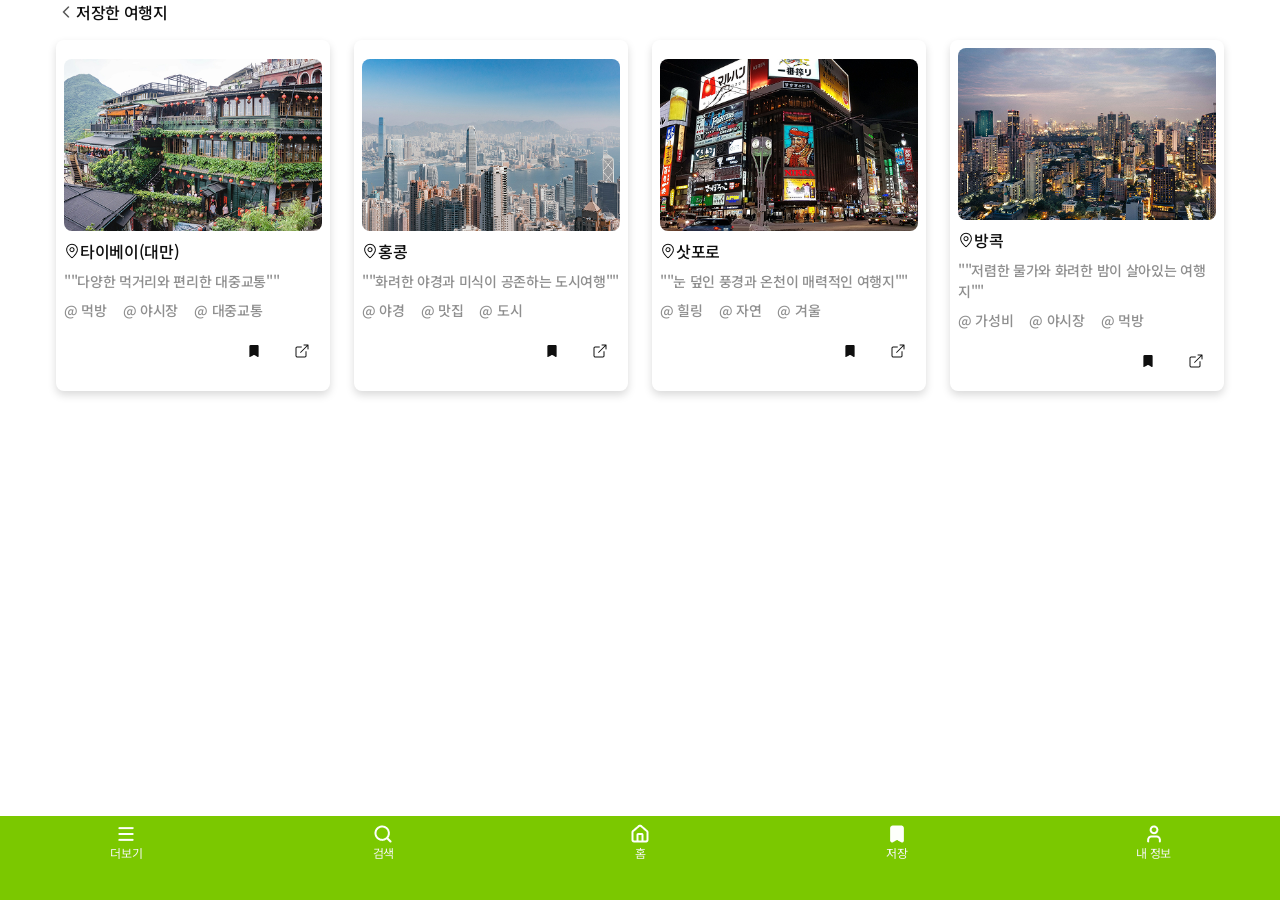
<file: bookmark.html>
<!doctype html>
<html lang="ko">
  <head>
    <meta charset="UTF-8" />
    <meta name="viewport" content="width=device-width, initial-scale=1.0" />
    <title>
      사용자 성향 기반 여행 추천 서비스 애플리케이션 프로젝트 - 저장
    </title>

    <link rel="preconnect" href="https://fonts.googleapis.com" />
    <link rel="preconnect" href="https://fonts.gstatic.com" crossorigin />
    <link
      href="https://fonts.googleapis.com/css2?family=Noto+Sans+KR:wght@100..900&display=swap"
      rel="stylesheet"
    />
    <link rel="stylesheet" href="css/style.css" />
  </head>
  <body>
    <div class="layout">
      <div class="container">
        <div class="bookmark-section">
          <a class="prev" href="home.html">
            <img src="assets/icons/perv.png" alt="프리뷰 버튼" />
            <span class="login-is-prev">저장한 여행지</span>
          </a>
          <div class="card-container"></div>
        </div>
      </div>
    </div>
  </body>
  <nav class="tap-bar">
    <a href="menu.html" class="menu">
      <img src="assets/icons/menu.png" alt="메뉴 버튼" />
      <span>더보기</span>
    </a>
    <a href="search.html" class="search">
      <img src="assets/icons/search.png" alt="검색 버튼" />
      <span>검색</span>
    </a>
    <a href="home.html" class="home">
      <img src="assets/icons/house.png" alt="홈 버튼" />
      <span>홈</span>
    </a>
    <a href="bookmark.html" class="save">
      <img src="assets/icons/bookmark-onclick.png" alt="북마크 버튼" />
      <span>저장</span>
    </a>
    <a href="my.html" class="user">
      <img src="assets/icons/user.png" alt="사용자 버튼" />
      <span>내 정보</span>
    </a>
  </nav>
  <script type="module" src="./js/module/card.js"></script>
</html>
</file>
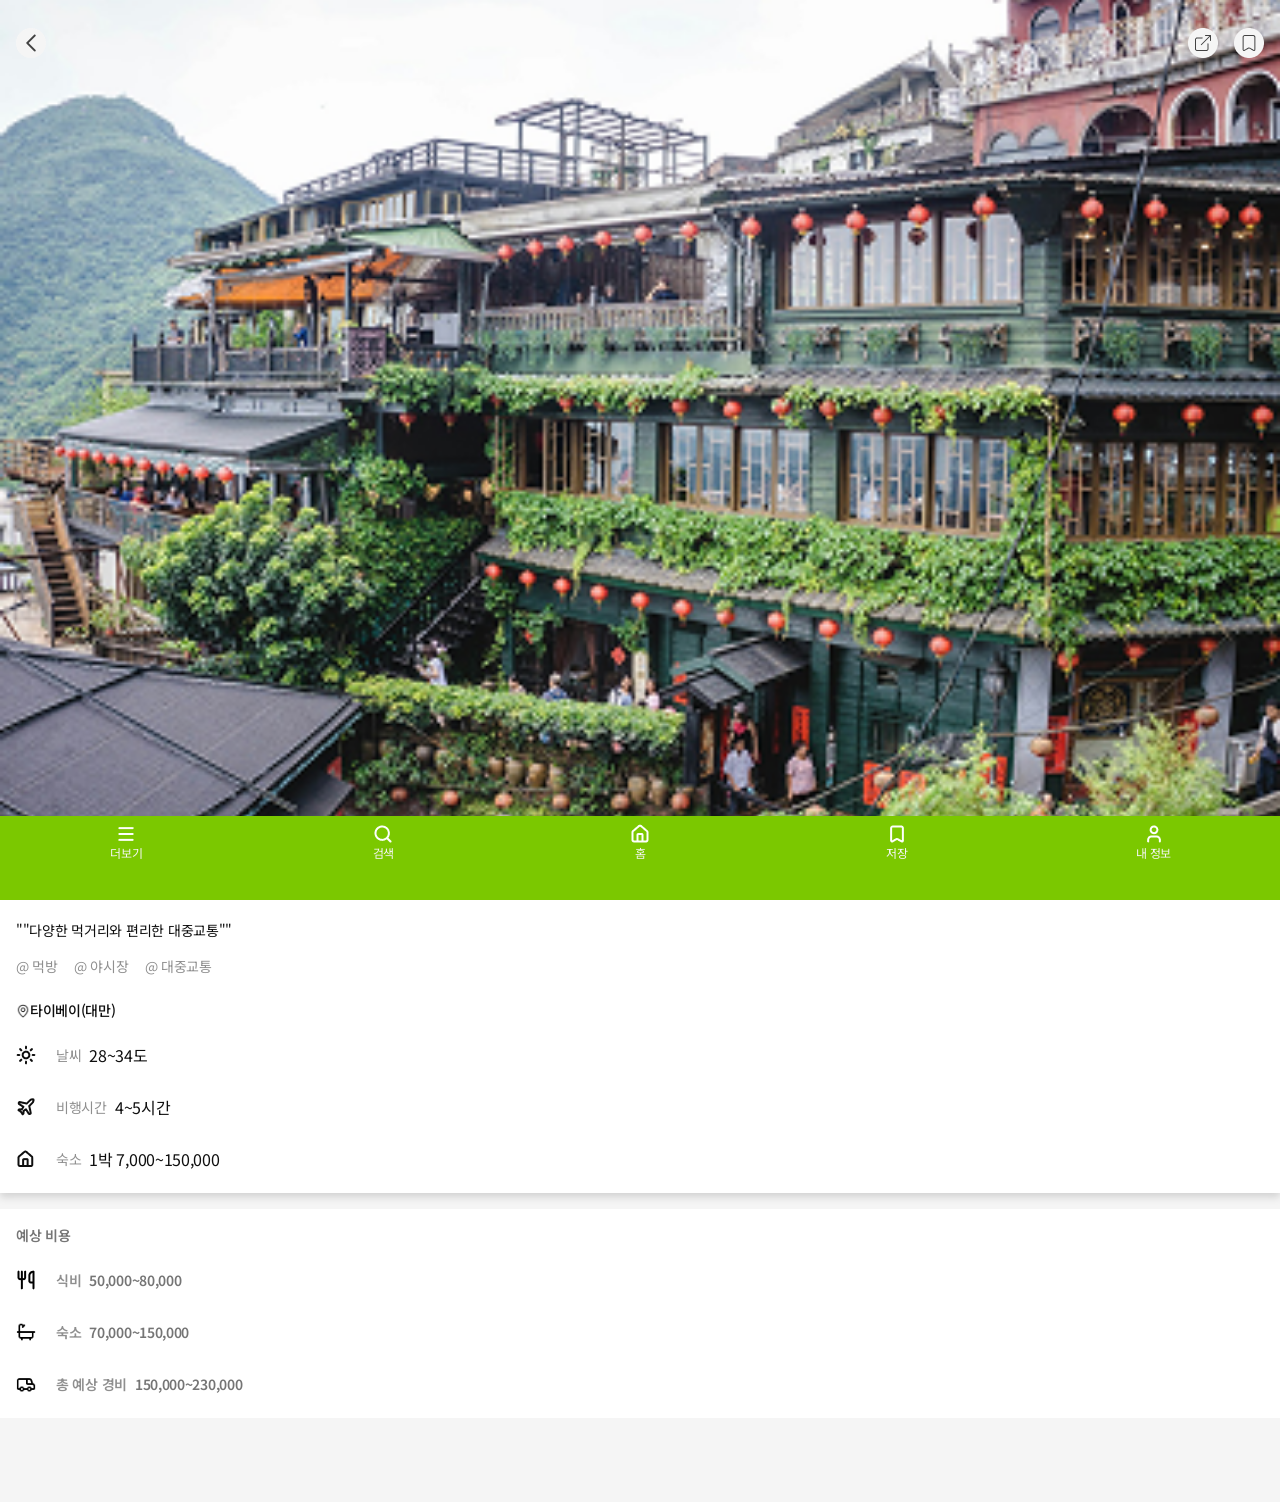
<file: detail.html>
<!doctype html>
<html lang="ko">
  <head>
    <meta charset="UTF-8" />
    <meta name="viewport" content="width=device-width, initial-scale=1.0" />
    <title>
      사용자 성향 기반 여행 추천 서비스 애플리케이션 프로젝트 - 상세
    </title>

    <link rel="preconnect" href="https://fonts.googleapis.com" />
    <link rel="preconnect" href="https://fonts.gstatic.com" crossorigin />
    <link
      href="https://fonts.googleapis.com/css2?family=Noto+Sans+KR:wght@100..900&display=swap"
      rel="stylesheet"
    />
    <link rel="stylesheet" href="css/style.css" />
  </head>
  <body>
    <div class="detail-section">
      <div class="detail-card">
        <div class="thumbnail">
          <img
            src="assets/images/타이베이-상세.png"
            alt="타이베이 상세 이미지"
          />
        </div>
        <div class="detail-main">
          <div class="detail-title">
            <span class="caption detail-sub"
              >""다양한 먹거리와 편리한 대중교통""</span
            >
            <div class="detail-tag">
              <span class="caption">@ 먹방</span>
              <span class="caption">@ 야시장</span>
              <span class="caption">@ 대중교통</span>
            </div>
          </div>
          <div class="detail-location">
            <img src="assets/icons/map-pin.png" alt="위치 아이콘" />
            <h3>타이베이(대만)</h3>
          </div>
          <div class="detail-info">
            <div class="meta-box">
              <img src="assets/icons/sun.png" alt="날씨 아이콘" />
              <div class="meta-item">
                <span class="caption meta-label">날씨</span>
                <span class="meta-value">28~34도</span>
              </div>
            </div>
            <div class="meta-box">
              <img src="assets/icons/plane.png" alt="비행 아이콘" />
              <div class="meta-item">
                <span class="caption meta-label">비행시간</span>
                <span class="meta-value">4~5시간</span>
              </div>
            </div>
            <div class="meta-box">
              <img src="assets/icons/house-black.png" alt="숙소 아이콘" />
              <div class="meta-item">
                <span class="caption meta-label">숙소</span>
                <span class="meta-value">1박 7,000~150,000</span>
              </div>
            </div>
          </div>
        </div>
        <div class="detail-top">
          <a class="detail-prev" href="home.html">
            <img src="assets/icons/detail-prev.png" alt="디테일-이전 버튼" />
          </a>
          <div class="detail-action">
            <a class="detail-share" href="#">
              <img
                src="assets/icons/detail-share.png"
                alt="디테일- 공유 버튼"
              />
            </a>
            <a class="detail-save" href="#">
              <img src="assets/icons/detail-save.png" alt="디테일- 저장 버튼" />
            </a>
          </div>
        </div>
      </div>
      <div class="sub-card">
        <span>예상 비용</span>
        <div class="meta-box">
          <img src="assets/icons/fork.png" alt="식비 아이콘" />
          <div class="meta-item">
            <span class="caption meta-label">식비</span>
            <span class="meta-value">50,000~80,000</span>
          </div>
        </div>
        <div class="meta-box">
          <img src="assets/icons/bath.png" alt="욕실 아이콘" />
          <div class="meta-item">
            <span class="caption meta-label">숙소</span>
            <span class="meta-value">70,000~150,000</span>
          </div>
        </div>
        <div class="meta-box">
          <img src="assets/icons/van.png" alt="경비 아이콘" />
          <div class="meta-item">
            <span class="caption meta-label">총 예상 경비</span>
            <span class="meta-value">150,000~230,000</span>
          </div>
        </div>
      </div>
    </div>
  </body>
  <nav class="tap-bar">
    <a href="menu.html" class="menu">
      <img src="assets/icons/menu.png" alt="메뉴 버튼" />
      <span>더보기</span>
    </a>
    <a href="search.html" class="search">
      <img src="assets/icons/search.png" alt="검색 버튼" />
      <span>검색</span>
    </a>
    <a href="home.html" class="home">
      <img src="assets/icons/house.png" alt="홈 버튼-onclick" />
      <span>홈</span>
    </a>
    <a href="bookmark.html" class="save">
      <img src="assets/icons/bookmark-white.png" alt="북마크 버튼" />
      <span>저장</span>
    </a>
    <a href="my.html" class="user">
      <img src="assets/icons/user.png" alt="사용자 버튼" />
      <span>내 정보</span>
    </a>
  </nav>
</html>
</file>
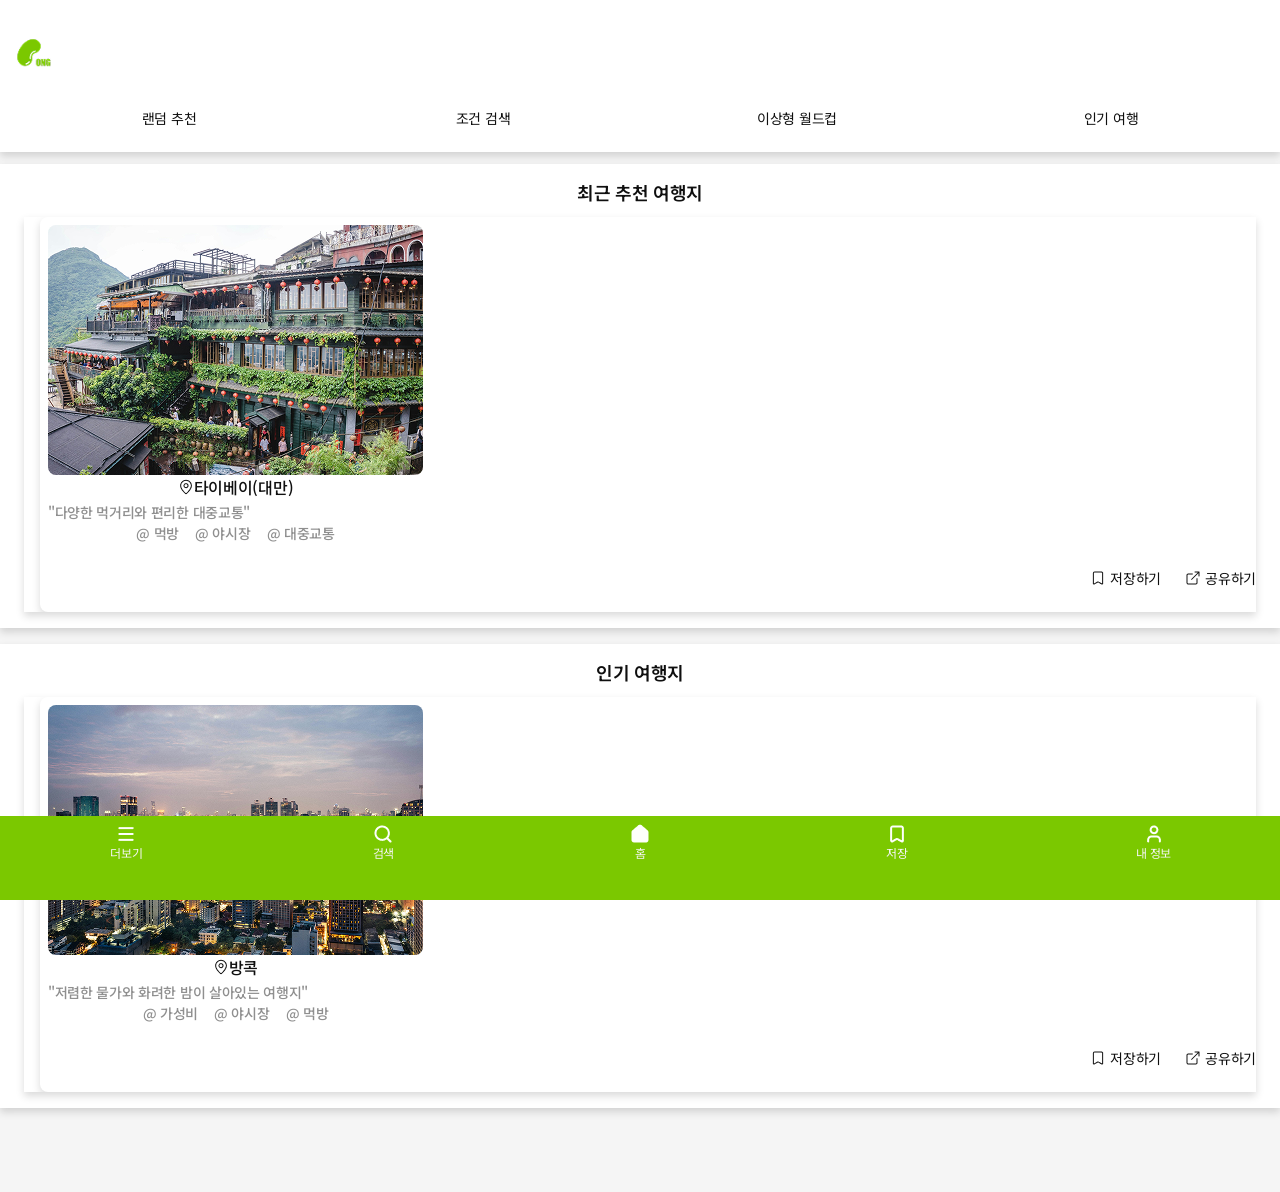
<file: home.html>
<!doctype html>
<html lang="ko">
  <head>
    <meta charset="UTF-8" />
    <meta name="viewport" content="width=device-width, initial-scale=1.0" />
    <title>사용자 성향 기반 여행 추천 서비스 애플리케이션 프로젝트 - 홈</title>

    <link rel="preconnect" href="https://fonts.googleapis.com" />
    <link rel="preconnect" href="https://fonts.gstatic.com" crossorigin />
    <link
      href="https://fonts.googleapis.com/css2?family=Noto+Sans+KR:wght@100..900&display=swap"
      rel="stylesheet"
    />
    <link rel="stylesheet" href="css/style.css" />
  </head>
  <body>
    <div class="full-layout">
      <div class="full-header-section">
        <div class="logo">
          <img src="assets/icons/logo2.png" alt="홈 로고" />
        </div>
        <nav class="quick-tab">
          <a href="#">
            <span class="caption">랜덤 추천</span>
          </a>
          <a href="#">
            <span class="caption">조건 검색</span>
          </a>
          <a href="#">
            <span class="caption">이상형 월드컵</span>
          </a>
          <a href="#">
            <span class="caption">인기 여행</span>
          </a>
        </nav>
      </div>
      <div class="section">
        <div class="section-title">
          <h3 class="heading-3">최근 추천 여행지</h3>
        </div>
        <div class="card-slider">
          <div class="card-viewport">
            <div class="slider-container" data-type="recent"></div>
          </div>
        </div>
      </div>
      <div class="section">
        <div class="section-title">
          <h3 class="heading-3">인기 여행지</h3>
        </div>
        <div class="card-slider">
          <div class="card-viewport">
            <div class="slider-container" data-type="popular"></div>
          </div>
        </div>
      </div>
      <nav class="tap-bar">
        <a href="menu.html" class="menu">
          <img src="assets/icons/menu.png" alt="메뉴 버튼" />
          <span>더보기</span>
        </a>
        <a href="search.html" class="search">
          <img src="assets/icons/search.png" alt="검색 버튼" />
          <span>검색</span>
        </a>
        <a href="home.html" class="home">
          <img src="assets/icons/house-onclick.png" alt="홈 버튼-onclick" />
          <span>홈</span>
        </a>
        <a href="bookmark.html" class="save">
          <img src="assets/icons/bookmark-white.png" alt="북마크 버튼" />
          <span>저장</span>
        </a>
        <a href="my.html" class="user">
          <img src="assets/icons/user.png" alt="사용자 버튼" />
          <span>내 정보</span>
        </a>
      </nav>
    </div>
    <script type="module" src="./js/module/slider.js"></script>
    <script type="module" src="./js/module/save.js"></script>
  </body>
</html>
</file>
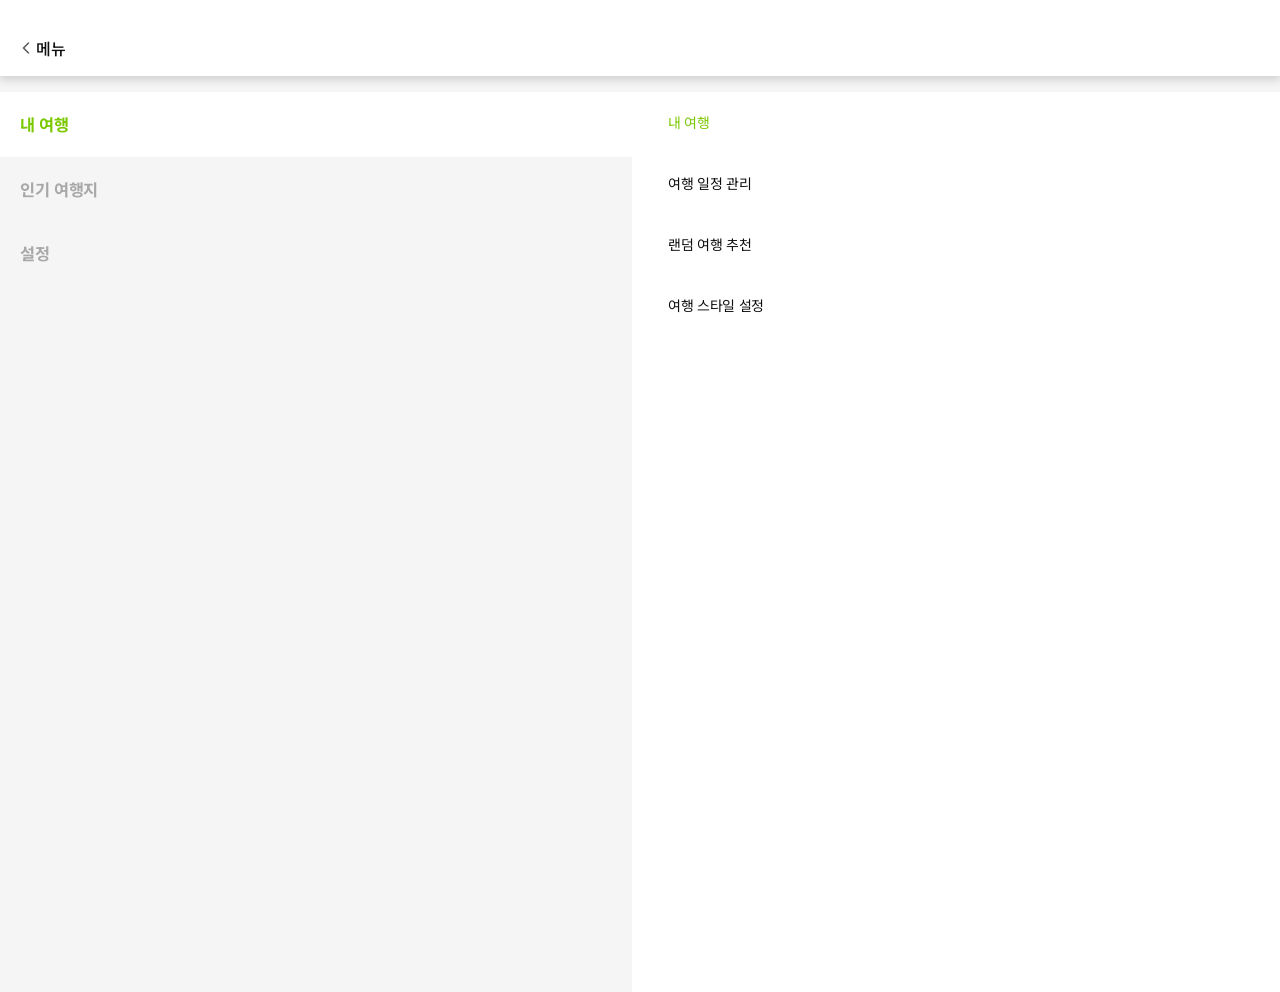
<file: menu.html>
<!doctype html>
<html lang="ko">
  <head>
    <meta charset="UTF-8" />
    <meta name="viewport" content="width=device-width, initial-scale=1.0" />
    <title>
      사용자 성향 기반 여행 추천 서비스 애플리케이션 프로젝트 - 메뉴
    </title>

    <link rel="preconnect" href="https://fonts.googleapis.com" />
    <link rel="preconnect" href="https://fonts.gstatic.com" crossorigin />
    <link
      href="https://fonts.googleapis.com/css2?family=Noto+Sans+KR:wght@100..900&display=swap"
      rel="stylesheet"
    />
    <link rel="stylesheet" href="css/style.css" />
  </head>
  <body>
    <div class="menu-full-layout">
      <div class="full-header-section">
        <a class="prev" href="home.html">
          <img src="assets/icons/perv.png" alt="프리뷰 버튼" />
          <span class="login-is-prev">메뉴</span>
        </a>
      </div>
      <div class="menu-section">
        <nav class="menu">
          <div class="menu-header">
            <h3 class="menu-item">내 여행</h3>
          </div>
          <div class="menu-header">
            <h3 class="menu-item">인기 여행지</h3>
          </div>
          <div class="menu-header">
            <h3 class="menu-item">설정</h3>
          </div>
        </nav>
        <div class="menu-detail">
          <span class="menu-detail-title">내 여행</span>
          <span class="menu-detail-item">여행 일정 관리</span>
          <span class="menu-detail-item">랜덤 여행 추천</span>
          <span class="menu-detail-item">여행 스타일 설정</span>
        </div>
      </div>
    </div>
  </body>
  <script type="module" src="./js/module/menu.js"></script>
</html>
</file>
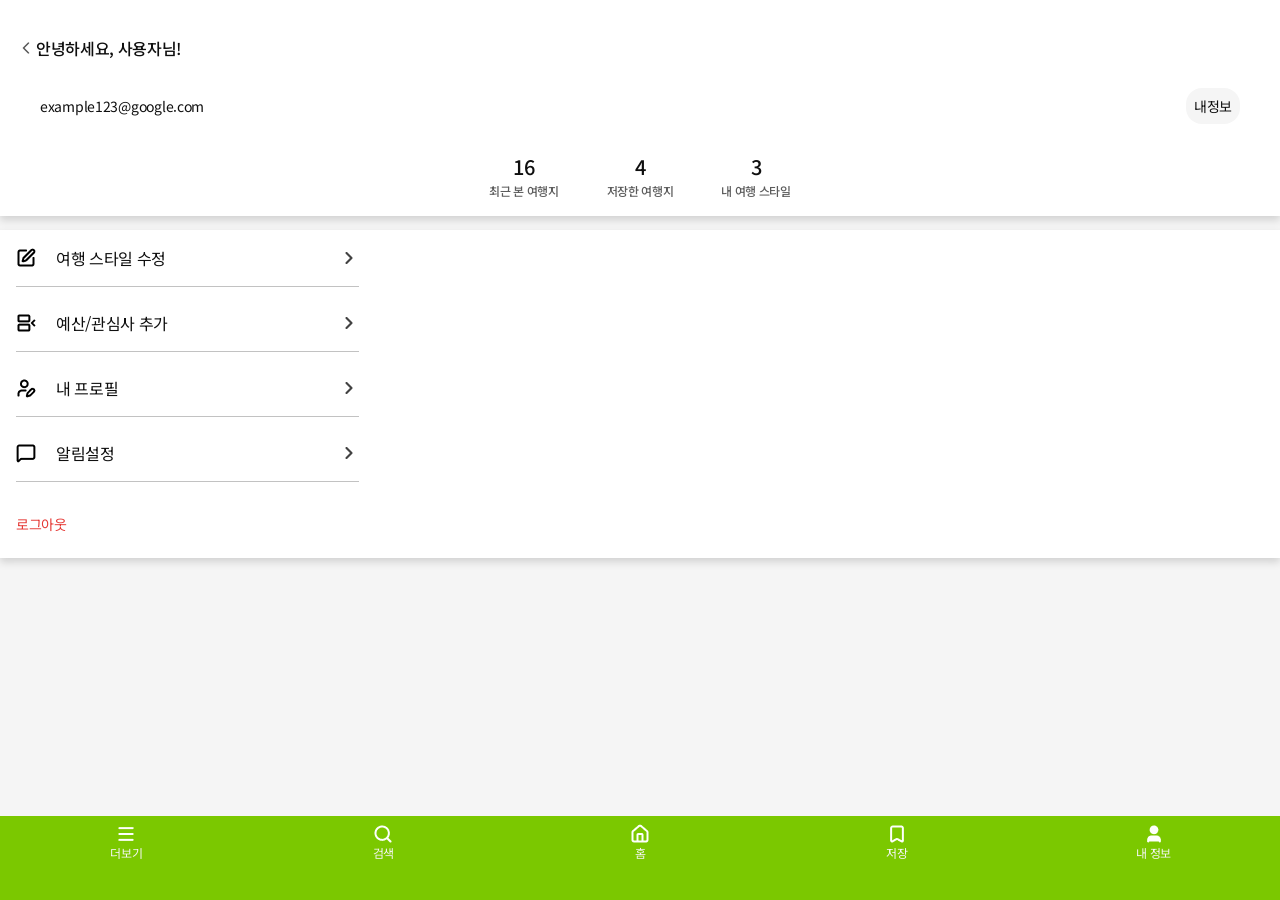
<file: my.html>
<!doctype html>
<html lang="ko">
  <head>
    <meta charset="UTF-8" />
    <meta name="viewport" content="width=device-width, initial-scale=1.0" />
    <title>
      사용자 성향 기반 여행 추천 서비스 애플리케이션 프로젝트 - 마이
    </title>
    <link rel="preconnect" href="https://fonts.googleapis.com" />
    <link rel="preconnect" href="https://fonts.gstatic.com" crossorigin />
    <link
      href="https://fonts.googleapis.com/css2?family=Noto+Sans+KR:wght@100..900&display=swap"
      rel="stylesheet"
    />
    <link rel="stylesheet" href="css/style.css" />
  </head>
  <body>
    <div class="my-full-layout">
      <div class="full-header-section">
        <a class="prev" href="home.html">
          <img src="assets/icons/perv.png" alt="프리뷰 버튼" />
          <span class="login-is-prev">안녕하세요, 사용자님!</span>
        </a>
        <div class="profile-box">
          <span class="caption id">example123@google.com</span>
          <a class="caption profile-btn" href="#">내정보</a>
        </div>
        <div class="my-travel-box">
          <div class="my-recent-box">
            <h3 class="travel-count">16</h3>
            <span>최근 본 여행지</span>
          </div>
          <div class="my-bookmark-box">
            <h3 class="travel-count">4</h3>
            <span>저장한 여행지</span>
          </div>
          <div class="my-style-box">
            <h3 class="travel-count">3</h3>
            <span>내 여행 스타일</span>
          </div>
        </div>
      </div>
      <div class="my-list-box">
        <div class="my-list">
          <div class="my-list-item">
            <img
              class="my-list-icon"
              src="assets/icons/square-pen.png"
              alt="여행스타일 수정 아이콘"
            />
            <span>여행 스타일 수정</span>
            <img
              class="enter-icon"
              src="assets/icons/next.png"
              alt="이동 아이콘"
            />
          </div>
          <img src="assets/images/my-line.png" alt="마이페이지 라인" />
        </div>
        <div class="my-list">
          <div class="my-list-item">
            <img
              class="my-list-icon"
              src="assets/icons/between-horizontal-end.png"
              alt="예산/관심사 추가 아이콘"
            />
            <span>예산/관심사 추가</span>
            <img
              class="enter-icon"
              src="assets/icons/next.png"
              alt="이동 아이콘"
            />
          </div>
          <img src="assets/images/my-line.png" alt="마이페이지 라인" />
        </div>
        <div class="my-list">
          <div class="my-list-item">
            <img
              class="my-list-icon"
              src="assets/icons/user-pen.png"
              alt="내 프로필 아이콘"
            />
            <span>내 프로필</span>
            <img src="assets/icons/next.png" alt="이동 아이콘" />
          </div>
          <img src="assets/images/my-line.png" alt="마이페이지 라인" />
        </div>
        <div class="my-list">
          <div class="my-list-item">
            <img
              class="my-list-icon"
              src="assets/icons/message-square.png"
              alt="알림설정 아이콘"
            />
            <span>알림설정</span>
            <img
              class="enter-icon"
              src="assets/icons/next.png"
              alt="이동 아이콘"
            />
          </div>
          <img src="assets/images/my-line.png" alt="마이페이지 라인" />
        </div>
        <button class="logout">
          <span class="caption">로그아웃</span>
        </button>
      </div>
    </div>
    <nav class="tap-bar">
      <a href="menu.html" class="menu">
        <img src="assets/icons/menu.png" alt="메뉴 버튼" />
        <span>더보기</span>
      </a>
      <a href="search.html" class="search">
        <img src="assets/icons/search.png" alt="검색 버튼" />
        <span>검색</span>
      </a>
      <a href="home.html" class="home">
        <img src="assets/icons/house.png" alt="홈 버튼-onclick" />
        <span>홈</span>
      </a>
      <a href="bookmark.html" class="save">
        <img src="assets/icons/bookmark-white.png" alt="북마크 버튼" />
        <span>저장</span>
      </a>
      <a href="my.html" class="user">
        <img src="assets/icons/user-onclick.png" alt="사용자 버튼" />
        <span>내 정보</span>
      </a>
    </nav>
  </body>
</html>
</file>
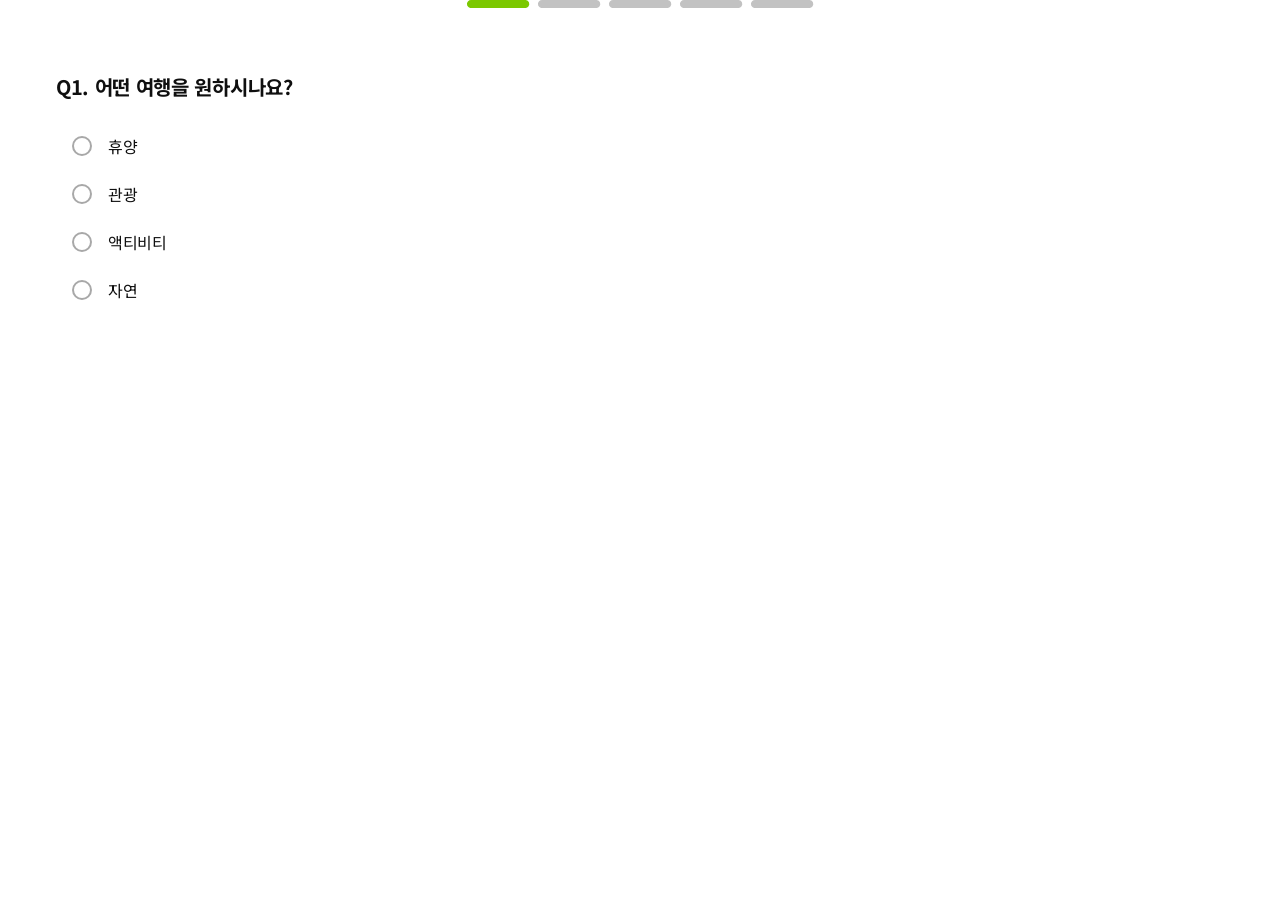
<file: onboardin-question.html>
<!doctype html>
<html lang="ko">
  <head>
    <meta charset="UTF-8" />
    <meta name="viewport" content="width=device-width, initial-scale=1.0" />
    <title>
      사용자 성향 기반 여행 추천 서비스 애플리케이션 프로젝트 - 온보딩 질문
    </title>

    <link rel="preconnect" href="https://fonts.googleapis.com" />
    <link rel="preconnect" href="https://fonts.gstatic.com" crossorigin />
    <link
      href="https://fonts.googleapis.com/css2?family=Noto+Sans+KR:wght@100..900&display=swap"
      rel="stylesheet"
    />
    <link rel="stylesheet" href="css/style.css" />
  </head>
  <body>
    <div class="layout">
      <div class="container">
        <section class="onboarding-question">
          <div class="question-content">
            <div class="question-step">
              <img class="step" />
              <img class="step" />
              <img class="step" />
              <img class="step" />
              <img class="step" />
            </div>
            <div class="question-group">
              <h2 class="question-title"></h2>
              <div class="choice-list"></div>
            </div>
            <div class="step-btn">
              <button class="caption question-prev-btn">이전</button>
            </div>
          </div>
        </section>
      </div>
    </div>
  </body>
  <script type="module" src="./js/module/questions.js"></script>
</html>
</file>
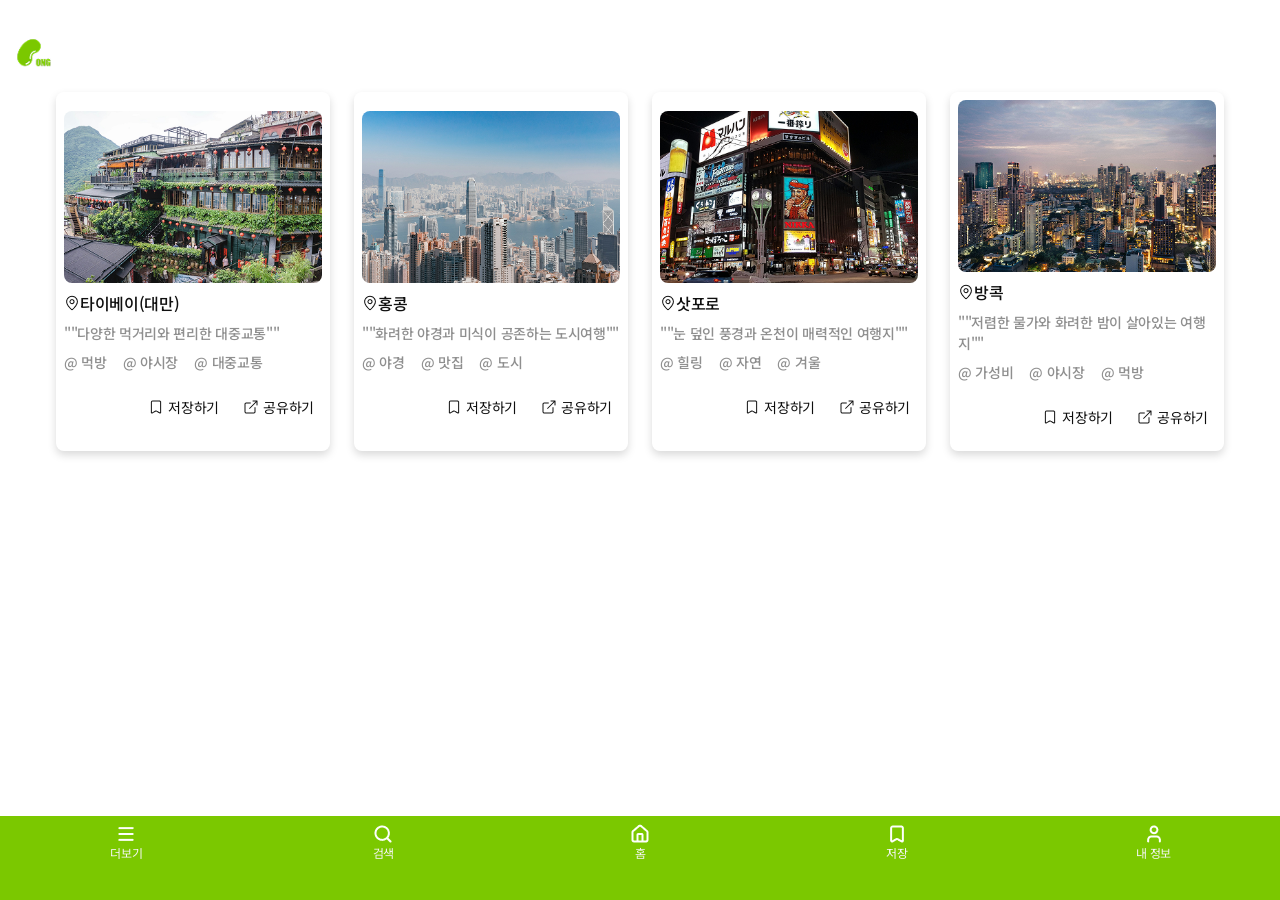
<file: result.html>
<!doctype html>
<html lang="ko">
  <head>
    <meta charset="UTF-8" />
    <meta name="viewport" content="width=device-width, initial-scale=1.0" />
    <title>
      사용자 성향 기반 여행 추천 서비스 애플리케이션 프로젝트 - 추천
    </title>

    <link rel="preconnect" href="https://fonts.googleapis.com" />
    <link rel="preconnect" href="https://fonts.gstatic.com" crossorigin />
    <link
      href="https://fonts.googleapis.com/css2?family=Noto+Sans+KR:wght@100..900&display=swap"
      rel="stylesheet"
    />
    <link rel="stylesheet" href="css/style.css" />
  </head>
  <body>
    <div class="layout">
      <div class="container">
        <div class="header">
          <div class="logo">
            <img src="assets/icons/logo2.png" alt="홈 로고" />
          </div>
        </div>
        <div class="result-section">
          <div class="result">
            <div class="user-choice">
              <div class="main-title">
                <h2 class="heading-2">휴양,가족,3~5월</h2>
                <span>을 선택하신</span>
              </div>
              <span class="sub-title"
                >사용자 님에게 가장 잘 맞는 여행지에요!</span
              >
            </div>
            <div class="card-container"></div>
          </div>
        </div>
      </div>
    </div>
    <nav class="tap-bar">
      <a href="menu.html" class="menu">
        <img src="assets/icons/menu.png" alt="메뉴 버튼" />
        <span>더보기</span>
      </a>
      <a href="search.html" class="search">
        <img src="assets/icons/search.png" alt="검색 버튼" />
        <span>검색</span>
      </a>
      <a href="home.html" class="home">
        <img src="assets/icons/house.png" alt="홈 버튼" />
        <span>홈</span>
      </a>
      <a href="bookmark.html" class="save">
        <img src="assets/icons/bookmark-white.png" alt="북마크 버튼" />
        <span>저장</span>
      </a>
      <a href="my.html" class="user">
        <img src="assets/icons/user.png" alt="사용자 버튼" />
        <span>내 정보</span>
      </a>
    </nav>
  </body>
  <script type="module" src="./js/module/card.js"></script>
  <script type="module" src="./js/module/save.js"></script>
</html>
</file>
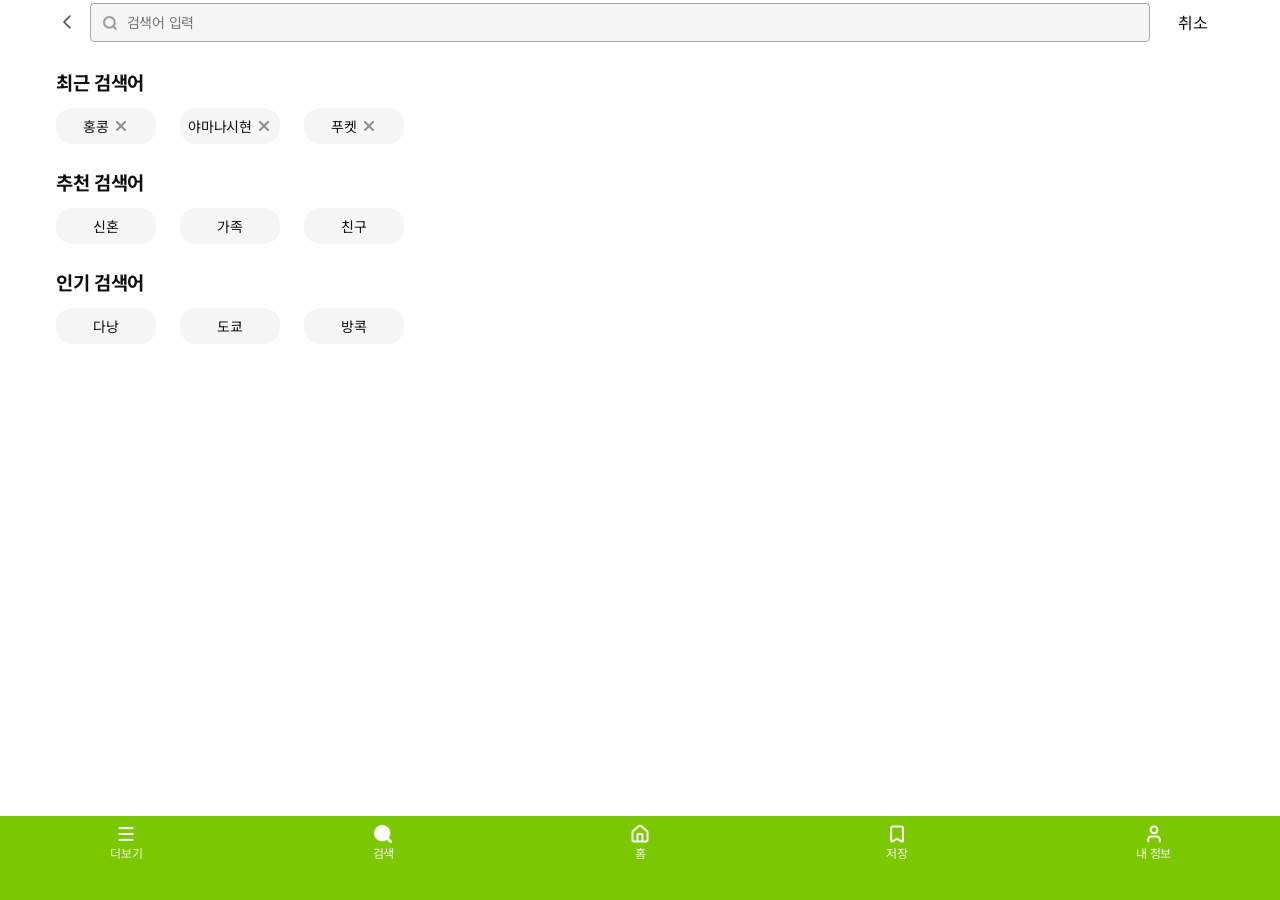
<file: search.html>
<!doctype html>
<html lang="ko">
  <head>
    <meta charset="UTF-8" />
    <meta name="viewport" content="width=device-width, initial-scale=1.0" />
    <title>
      사용자 성향 기반 여행 추천 서비스 애플리케이션 프로젝트 - 검색
    </title>

    <link rel="preconnect" href="https://fonts.googleapis.com" />
    <link rel="preconnect" href="https://fonts.gstatic.com" crossorigin />
    <link
      href="https://fonts.googleapis.com/css2?family=Noto+Sans+KR:wght@100..900&display=swap"
      rel="stylesheet"
    />
    <link rel="stylesheet" href="css/style.css" />
  </head>
  <body>
    <div class="layout">
      <div class="container">
        <div class="search-section">
          <div class="search-header">
            <a class="prev" href="home.html">
              <img src="assets/icons/perv.png" alt="홈으로 돌아가기 버튼" />
            </a>
            <div class="input-field search">
              <img src="assets/icons/search-bar.png" alt="검색 아이콘" />
              <input
                class="input-search"
                type="text"
                placeholder="검색어 입력"
              />
            </div>
            <button class="delete-btn">
              <span>취소</span>
            </button>
          </div>
          <div class="keyword-section">
            <h3>최근 검색어</h3>
            <div class="search-list">
              <div class="search-tag">
                <span class="caption">홍콩</span>
                <img src="assets/icons/x.png" alt="삭제 아이콘" />
              </div>
              <div class="search-tag">
                <span class="caption">야마나시현</span>
                <img src="assets/icons/x.png" alt="삭제 아이콘" />
              </div>
              <div class="search-tag">
                <span class="caption">푸켓</span>
                <img src="assets/icons/x.png" alt="삭제 아이콘" />
              </div>
            </div>
          </div>
          <div class="keyword-section">
            <h3>추천 검색어</h3>
            <div class="search-list">
              <div class="search-tag">
                <span class="caption">신혼</span>
              </div>
              <div class="search-tag">
                <span class="caption">가족</span>
              </div>
              <div class="search-tag">
                <span class="caption">친구</span>
              </div>
            </div>
          </div>
          <div class="keyword-section">
            <h3>인기 검색어</h3>
            <div class="search-list">
              <div class="search-tag">
                <span class="caption">다낭</span>
              </div>
              <div class="search-tag">
                <span class="caption">도쿄</span>
              </div>
              <div class="search-tag">
                <span class="caption">방콕</span>
              </div>
            </div>
          </div>
        </div>
      </div>
    </div>
    <nav class="tap-bar">
      <a href="menu.html" class="menu">
        <img src="assets/icons/menu.png" alt="메뉴 버튼" />
        <span>더보기</span>
      </a>
      <a href="search.html" class="search">
        <img src="assets/icons/search-onclick.png" alt="검색 버튼-onclick" />
        <span>검색</span>
      </a>
      <a href="home.html" class="home">
        <img src="assets/icons/house.png" alt="홈 버튼-onclick" />
        <span>홈</span>
      </a>
      <a href="bookmark.html" class="save">
        <img src="assets/icons/bookmark-white.png" alt="북마크 버튼" />
        <span>저장</span>
      </a>
      <a href="my.html" class="user">
        <img src="assets/icons/user.png" alt="사용자 버튼" />
        <span>내 정보</span>
      </a>
    </nav>
  </body>
  <script type="module" src="./js/module/search.js"></script>
</html>
</file>
<file: css/style.css>
/* ----------Design Token---------- */
:root {
  /* -----Referance Token----- */
  /* Colors */
  /* Primary */
  --green-100: #fdfffb;
  --green-200: #eaffc8;
  --green-300: #d6ff95;
  --green-400: #c3ff62;
  --green-500: #afff2f;
  --green-600: #9bfb00;
  --green-700: #7bc800;
  --green-800: #5c9500;
  --green-900: #3d6200;
  /* gray */
  --gray-50: #ffffff;
  --gray-100: #f5f5f5;
  --gray-200: #c2c2c2;
  --gray-300: #a8a8a8;
  --gray-400: #8f8f8f;
  --gray-500: #757575;
  --gray-600: #5c5c5c;
  --gray-700: #424242;
  --gray-800: #292929;
  --gray-900: #0f0f0f;
  /* sementic */
  --success: #4caf50;
  --error: #e53935;
  --warning: #ffb300;
  --info: #4a90e2;
  /* accent */
  --orange-default: #ff8c42;
  --orange-light: #ffe9db;
  --orange-dark: #ff6d0f;
  --yellow-100: #fffae6;
  --yellow-200: #ffeeb3;
  --yellow-300: #ffe380;
  --yellow-400: #ffd84d;

  /* Spacing */
  --spacing-4: 4px;
  --spacing-8: 8px;
  --spacing-12: 12px;
  --spacing-16: 16px;
  --spacing-18: 18px;
  --spacing-20: 20px;
  --spacing-24: 24px;
  --spacing-36: 36px;
  --spacing-48: 48px;
  --spacing-64: 64px;

  /* Font Size */
  --font-xs: 12px;
  --font-sm: 14px;
  --font-md: 16px;
  --font-lg: 18px;
  --font-2lg: 20px;
  --font-3lg: 22px;
  --font-4lg: 24px;
  --font-5lg: 28px;
  --font-6lg: 36px;

  /* -----System Token---- */
  /* Backgraond */
  --color-bg-primary: var(--gray-100);
  --color-bg-inverse: var(--gray-900);

  /* Text */
  --color-text-primary: var(--gray-900);
  --color-text-inverse: var(--gray-100);

  /* -----Responsive----- */
  /* Layout Spacing */
  --layout-padding-sm: 16px;
  --layout-padding-md: 24px;

  /* Container */
  --container-max: 1280px;
}

/* css 초기화 */
* {
  margin: 0;
  padding: 0;
  box-sizing: border-box;
}
html {
}
body {
  overflow-x: hidden;
  background-color: var(--gray-50);
  font-family: "Noto Sans KR", sans-serif;
  font-size: var(--font-md);
  font-weight: 400;
  line-height: 1.5;
  letter-spacing: -0.02em;
  color: var(--gray-900);
}
ul,
li {
  list-style: none;
}
a {
  color: inherit;
  text-decoration: none;
}
img {
  display: block;
  border: 0;
  object-fit: cover;
}
/* -----Button----- */
button {
  appearance: none;
  border: none;
  background: none;
  padding: 0.5rem 1rem;

  font: inherit;
  color: inherit;

  cursor: pointer;

  /* 최소 터치 영역 확보 */
  min-width: 44px;
  min-height: 44px;
}
button:focus-visible {
  outline: 2px solid var(--color-bg-inverse);
  outline-offset: 2px;
}
/* 비활성 상태 */
button:disabled {
  opacity: 0.2;
  cursor: not-allowed;
}

/* ----------Component Token---------- */
/* -----Layout----- */
.layout {
  position: relative;
  width: 100%;
  min-height: 100vh;
  display: flex;
  align-items: center;
  flex-direction: column;
  padding-top: 84px;
  padding-bottom: 84px;
}
.full-layout {
  position: relative;
  width: 100%;
  min-height: 100vh;
  display: flex;
  align-items: center;
  flex-direction: column;
  overflow-x: hidden;
  gap: var(--spacing-16);
  padding-top: 164px;
  padding-bottom: 84px;
  background-color: var(--gray-100);
}
.container {
  position: relative;
  width: 100%;
  max-width: var(--container-max);
  margin: 0 auto;
  flex: 1;
  padding: 0 var(--layout-padding-sm);
  /* background-color: #d4d4d4; */
}
.card-container {
  display: grid;
  grid-template-columns: 1fr;
  gap: var(--spacing-16);
}

/* -----image----- */
.thumbnail {
  width: 100%;
  min-width: 0;
  min-height: 0;
  aspect-ratio: 10/7;
}
.thumbnail img {
  width: 100%;
  height: 100%;
}
.card-thumbnail {
  width: 100%;
  min-width: 0;
  min-height: 0;
  aspect-ratio: 3/2;
  border-radius: var(--spacing-8);
  overflow: hidden;
}
.card-thumbnail img {
  width: 100%;
  height: 100%;
}
/* -----Typography----- */
.heading-1 {
  font-size: var(--font-5lg);
  font-weight: 700;
  line-height: 36px;
  letter-spacing: -0.02em;
}
.heading-2 {
  font-size: var(--font-3lg);
  font-weight: 600;
  line-height: 36px;
  letter-spacing: -0.02em;
}
.heading-3 {
  font-size: var(--font-lg);
  font-weight: 600;
  line-height: 1.4;
  letter-spacing: -0.02em;
}
.body-text {
}
.caption {
  font-size: var(--font-sm);
  font-weight: 400;
  line-height: 36px;
  letter-spacing: -0.02em;
}

/* -----Button------ */
.btn {
  /* 버튼 기본 스타일 제거 */
  display: flex;
  align-items: center;
  justify-content: center;

  appearance: none;
  border: none;
  background: none;
  padding: var(--spacing-4) var(--spacing-8);
  cursor: pointer;

  width: 100%;
  height: 48px;
  border-radius: var(--spacing-4);
  font-weight: 600;
  line-height: 1;

  background-color: var(--color-bg-inverse);
  color: var(--color-text-inverse);
}
a.btn {
  display: flex;
}
/* -----PrevBtn----- */
.prev {
  display: flex;
  width: 100%;
  justify-content: flex-start;
  align-items: center;
}
.prev img {
  width: 20px;
  height: 20px;
}
.prev span {
  font-size: var(--font-md);
  font-weight: 500;
}
/* -----Input----- */
input:not([type="radio"]):not([type="checkbox"]) {
  appearance: none;
  -webkit-appearance: none;
  width: 100%;
  border: 1px solid var(--gray-300);
  outline: none;
  background-color: var(--gray-100);
  padding: var(--spacing-8) var(--spacing-36);
  border-radius: var(--spacing-4);
  margin: 0;
  font: inherit;
  font-size: var(--font-sm);
  font-weight: 400;
  color: inherit;
  line-height: inherit;
  letter-spacing: inherit;
}
input[type="radio"] {
  appearance: none;
  -webkit-appearance: none;

  width: 20px;
  height: 20px;
  border: 2px solid var(--gray-300);
  border-radius: 50%;
  background: white;
  cursor: pointer;

  display: inline-grid;
  place-content: center;
}

input[type="radio"]::before {
  content: "";
  width: 10px;
  height: 10px;
  border-radius: 50%;
  transform: scale(0);
  transition: 0.15s ease;
  background: var(--green-700);
}

input[type="radio"]:checked::before {
  transform: scale(1);
}
.input-field,
.input-field-sign {
  position: relative;
  width: 100%;
}
.input-field img {
  position: absolute;
  height: 16px;
  width: 16px;
  top: 12px;
  left: 12px;
}
.input-field-sign img {
  position: absolute;
  height: 16px;
  width: 16px;
  top: 48px;
  left: 12px;
}
/* -----Card----- */
.card {
  display: flex;
  flex-direction: column;
  align-items: flex-start;
  justify-content: center;
  width: 100%;
  gap: var(--spacing-8);
  padding: var(--spacing-8);
  box-shadow: 0 4px 8px rgb(0, 0, 0, 0.15);
  border-radius: var(--spacing-8);
}
.card-name {
  display: flex;
  align-items: center;
  justify-content: center;
}
.card-name img {
  width: 16px;
  height: 16px;
}
.card-name h3 {
  font-size: var(--font-md);
  font-weight: 500;
}
.card-sub {
  font-size: var(--font-sm);
  font-weight: 500;
  color: var(--gray-400);
}
.card-tag {
  display: flex;
  align-items: center;
  justify-content: center;
  gap: var(--spacing-16);
}
.card-tag span {
  font-size: var(--font-sm);
  font-weight: 500;
  color: var(--gray-400);
}
.card-actions {
  display: flex;
  align-items: center;
  justify-content: flex-end;
  width: 100%;
  gap: var(--spacing-8);
}
.card-actions .save-btn {
  display: flex;
  align-items: center;
  justify-content: center;
  padding: var(--spacing-8);
  gap: var(--spacing-4);
}
.card-actions .save-btn img {
  width: 16px;
  height: 16px;
}
.card-actions .save-btn span {
}
.card-actions .share-btn {
  display: flex;
  align-items: center;
  justify-content: center;
  padding: var(--spacing-8);
  gap: var(--spacing-4);
}
.card-actions .share-btn img {
  width: 16px;
  height: 16px;
}
.card-actions .share-btn span {
}
/* -----Logo----- */
.logo {
  width: 100%;
}
.logo img {
  width: 36px;
  height: 36px;
}
/* -----Header----- */
.header {
  position: fixed;
  top: 0;
  left: 0;
  z-index: 1000;
  display: flex;

  align-items: center;
  justify-content: flex-end;
  width: 100%;
  padding: var(--spacing-36) var(--spacing-16) var(--spacing-16);
  gap: 28px;
  background-color: var(--gray-50);
}
/* -----TabBar----- */
.tap-bar {
  position: fixed;
  left: 0;
  bottom: 0;
  z-index: 1000;

  display: flex;
  align-items: flex-start;
  justify-content: center;
  width: 100%;
  height: 84px;
  padding: var(--spacing-8) var(--spacing-16) 0;
  background-color: var(--green-700);
  gap: var(--spacing-36);
}
.tap-bar a {
  display: flex;
  flex-direction: column;
  align-items: center;
  justify-content: center;
  width: 100%;
}
.tap-bar a img {
  width: 20px;
  height: 20px;
}
.tap-bar a span {
  font-size: var(--font-xs);
  font-weight: 400;
  color: var(--gray-100);
}
@media screen and (min-width: 768px) {
  .layout {
    padding: 0 var(--layout-padding-md);
  }
  .card-container {
    grid-template-columns: repeat(3, 1fr);
    gap: var(--spacing-20);
  }
  .onboarding-title br {
    display: none;
  }
  /* .slider-container .card {
    flex: 0 0 calc((100% - 32px) / 3);
  } */
}
@media screen and (min-width: 1024px) {
  .layout {
    padding: 0 40px;
  }
  .card-container {
    grid-template-columns: repeat(4, 1fr);
    gap: var(--spacing-24);
  }
  .onboarding-title br {
    display: none;
  }
  /* .slider-container .card {
    flex: 0 0 calc((100% - 48px) / 4);
  } */
}

/* ----------LoginPage---------- */
.auth-section {
  display: flex;
  flex-direction: column;
  width: 100%;
  height: 100%;
  align-items: center;
  /* padding-top: 84px; */
  gap: var(--spacing-64);
}
.auth-card {
  display: flex;
  flex-direction: column;
  width: 100%;
  align-items: center;
  gap: var(--spacing-48);
}
.auth-header {
  display: flex;
  flex-direction: column;
  align-items: center;
  width: 100%;
  gap: var(--spacing-36);
}
.auth-header img {
  width: 50px;
  height: 50px;
}
.auth-header .title {
  display: flex;
  flex-direction: column;
  align-items: center;
  gap: var(--spacing-12);
}
.auth-header .title h1 {
}
.auth-header .title h3 {
  color: var(--gray-500);
  font-size: var(--font-md);
  font-weight: 400;
}
.login-form {
  display: flex;
  flex-direction: column;
  align-items: center;
  gap: var(--spacing-24);
  width: 100%;
}
.input-group {
  display: flex;
  flex-direction: column;
  align-items: center;
  width: 100%;
  gap: var(--spacing-16);
}

.btn-login {
}
.btn-signup-outline {
  background-color: var(--gray-100);
  color: var(--gray-900);
}
.login-sns {
  display: flex;
  flex-direction: column;
  align-items: center;
  width: 100%;
  justify-content: center;
  gap: var(--spacing-36);
}
.sns-title {
  display: flex;
  align-items: center;
  justify-content: center;
  width: 100%;
  gap: var(--spacing-8);
  overflow: hidden;
}
.sns-title img {
  flex: 1;
  width: 100%;
  height: 1px;
  object-fit: cover;
}
.sns-title span {
  flex-shrink: 0;
  white-space: nowrap;
  color: var(--gray-600);
}
.sns-btn {
  display: flex;
  width: 100%;
  align-items: center;
  justify-content: center;
  gap: var(--spacing-36);
}
.sns-btn a {
  width: 48px;
  height: 48px;
}
.sns-btn a img {
  width: 100%;
  height: 100%;
}

/* ----------Signup Page---------- */
.signup-section {
  display: flex;
  flex-direction: column;
  width: 100%;
  height: 100%;
  align-items: center;
  /* padding-top: 84px; */
  gap: var(--spacing-36);
}

.signup-card {
  display: flex;
  flex-direction: column;
  align-items: center;
  justify-content: center;
  width: 100%;
  gap: var(--spacing-24);
}
.signup-form {
  display: flex;
  flex-direction: column;
  align-items: center;
  justify-content: center;
  width: 100%;
  gap: var(--spacing-16);
}
.input-field h3 {
}
.btn-primary {
  background-color: var(--green-700);
}

/* ----------OnboardingPage---------- */
.onboarding-section {
  display: flex;
  flex-direction: column;
  width: 100%;
  height: 100%;
  align-items: center;
  padding-top: 84px;
}
.onboarding-section .header {
  display: flex;
  width: 100%;
  align-items: center;
  justify-content: center;
}
.onboarding-section .header .random-btn {
  display: flex;
  width: 100%;
  align-items: center;
  justify-content: flex-start;
  gap: var(--spacing-4);
}
.onboarding-section .header .random-btn img {
  width: 24px;
  height: 24px;
}
.onboarding-section .header .random-btn .random-text {
  font-weight: 600;
  color: var(--green-700);
}
.onboarding-section .header .next {
  display: flex;
  align-items: center;
  justify-content: flex-end;
  width: 100%;
}
.onboarding-section .header .next .next-text {
}
.onboarding-section .header .next img {
  width: 20px;
  height: 20px;
}
.onboarding-main {
  display: flex;
  flex-direction: column;
  align-items: center;
  justify-content: center;
  width: 100%;
  gap: var(--spacing-64);
  padding-top: var(--spacing-64);
}
.onboarding-main img {
  width: 306px;
  height: 345px;
}
.onboarding-main .onboarding-title {
  text-align: center;
  font-size: var(--font-lg);
  font-weight: 600;
}
/* ----------OnboardingQuestionPage---------- */
.onboarding-question {
  display: flex;
  flex-direction: column;
  width: 100%;
  /* padding-top: 84px; */
}
.question-content {
  display: flex;
  flex-direction: column;
  width: 100%;
  /* padding-top: var(--spacing-64); */
  gap: var(--spacing-64);
}
.question-step {
  display: flex;
  align-items: center;
  justify-content: center;
  width: 100%;
  gap: var(--spacing-8);
}
.question-step img {
  height: 8px;
}
.question-group {
  display: flex;
  flex-direction: column;
  align-items: flex-start;
  justify-content: center;
  width: 100%;
  gap: var(--spacing-24);
}
.question-title {
  font-size: var(--font-2lg);
  font-weight: 700;
}
.choice-list {
  display: flex;
  flex-direction: column;
  width: 100%;
  align-items: center;
  justify-content: center;
  gap: var(--spacing-8);
}
.choice-item {
  display: flex;
  align-items: center;
  box-sizing: border-box;
  width: 100%;
  padding: var(--spacing-8) var(--spacing-16);
  gap: var(--spacing-16);
}
.choice-item input {
  width: 20px;
  height: 20px;
}
.choice-item span {
}
.step-btn {
  display: flex;
  width: 100%;
  justify-content: space-between;
}
.question-prev-btn {
  color: var(--green-700);
}
.question-next-btn {
  color: var(--green-700);
}
.question-next-btn:disabled {
  color: var(--gray-400);
  cursor: not-allowed;
}
/* ----------ResultPage---------- */

.result-section {
  display: flex;
  flex-direction: column;
  align-items: center;
  justify-content: center;
  width: 100%;
  height: 100%;
  /* padding-top: 72px; */
}
.result {
  display: flex;
  flex-direction: column;
  align-items: center;
  justify-content: center;
  width: 100%;
  padding: var(--spacing-16) 0;
  gap: var(--spacing-16);
}
.user-choice {
  display: flex;
  flex-direction: column;
  align-items: flex-start;
  justify-content: center;
  width: 100%;
}
.user-choice .main-title {
  display: flex;
  align-items: flex-end;
  width: 100%;
  gap: var(--spacing-4);
}
.user-choice .main-title h2 {
}
.user-choice .main-title span {
  color: var(--gray-500);
}
.user-choice .sub-title {
  color: var(--gray-500);
}
/* ----------HomePage---------- */
.full-header-section {
  position: fixed;
  top: 0;
  left: 0;
  z-index: 1000;
  display: flex;
  flex-direction: column;
  align-items: center;
  justify-content: flex-end;
  width: 100%;
  padding: var(--spacing-36) var(--spacing-16) var(--spacing-16);
  gap: 28px;
  background-color: var(--gray-50);
  box-shadow: 0 4px 8px rgb(0, 0, 0, 0.15);
}
.quick-tab {
  display: flex;
  align-items: center;
  justify-content: center;
  width: 100%;
  gap: var(--spacing-8);
}
.quick-tab a {
  flex: 1;
  min-width: 0;
  text-align: center;
}
.quick-tab span {
  display: block;
  white-space: nowrap;
  overflow: hidden;
  text-overflow: ellipsis;
}
.section {
  display: flex;
  flex-direction: column;
  align-items: center;
  justify-content: center;
  width: 100%;
  padding: var(--spacing-16);
  gap: var(--spacing-12);
  background-color: var(--gray-50);
  box-shadow: 0 4px 8px rgb(0, 0, 0, 0.15);
}
.section-title {
}
.card-slider {
  width: 100%;
  padding: 0 var(--spacing-8);
  border-radius: var(--spacing-12);
}
.card-viewport {
  display: flex;
  align-items: center;
  justify-content: center;
  width: 100%;
  overflow: hidden;
  position: relative;
  box-shadow: 0 4px 8px rgb(0, 0, 0, 0.15);
}
.card-link {
}
.slider-container {
  display: flex;
  gap: var(--spacing-16);
  width: 100%;
  transition: transform 0.3s ease;
  will-change: transform;
  touch-action: pan-y;
}
.slider-container .card {
  flex: 0 0 100%;
  width: 100%;
}
/* ---------SearchPage---------- */
.search-section {
  display: flex;
  flex-direction: column;
  align-items: center;
  justify-content: center;
  width: 100%;
  height: 100%;
}
.search-header {
  display: flex;
  align-items: center;
  width: 100%;
  justify-content: space-between;
  gap: var(--spacing-12);
}
.search-header a {
  width: 24px;
  height: 24px;
}
.search-header a img {
  width: 100%;
  height: 100%;
}
.search {
}
.search img {
}
.search input {
}
.delete-btn {
  display: flex;
  align-items: center;
  justify-content: center;
  flex-shrink: 0;
  white-space: nowrap;
}
.delete-btn span {
  display: inline-block;
  white-space: nowrap;
}
.keyword-section {
  display: flex;
  flex-direction: column;
  align-items: flex-start;
  justify-content: center;
  width: 100%;
  gap: var(--spacing-12);
  padding-top: var(--spacing-24);
}
.search-list {
  display: flex;
  align-items: center;
  justify-content: flex-start;
  width: 100%;
  gap: var(--spacing-24);
}
.search-tag {
  display: flex;
  align-items: center;
  justify-content: center;
  width: 100px;
  height: 36px;
  flex-shrink: 0; /* 줄어들지 않음 */
  background-color: var(--gray-100);
  border-radius: var(--spacing-16);
  /* padding: var(--spacing-4) var(--spacing-12); */
  gap: var(--spacing-4);
}
.search-tag img {
  width: 16px;
  height: 16px;
}
/* ----------DetailPage---------- */
.detail-section {
  display: flex;
  flex-direction: column;
  align-items: center;
  justify-content: center;
  width: 100%;
  gap: var(--spacing-16);
  padding-bottom: 84px;
  background-color: var(--gray-100);
}
.detail-card {
  position: relative;
  display: flex;
  flex-direction: column;
  width: 100%;
  align-items: center;
  justify-content: center;
  background-color: var(--gray-50);
  box-shadow: 0 4px 8px rgb(0, 0, 0, 0.15);
}
.detail-main {
  display: flex;
  flex-direction: column;
  align-items: flex-start;
  justify-content: center;
  width: 100%;
  padding: 0 var(--spacing-16);
}
.detail-title {
  display: flex;
  flex-direction: column;
  width: 100%;
  justify-content: center;
  padding-top: var(--spacing-16);
}
.detail-title .detail-sub {
}
.detail-title .detail-tag {
  display: flex;
  align-items: center;
  gap: var(--spacing-16);
}
.detail-title .detail-tag span {
  color: var(--gray-400);
}

.detail-location {
  display: flex;
  align-items: center;
  padding-top: var(--spacing-16);
}
.detail-location img {
  width: 14px;
  height: 14px;
}
.detail-location h3 {
  font-size: var(--font-sm);
  font-weight: 500;
}
.detail-info {
  display: flex;
  flex-direction: column;
  align-items: flex-start;
  justify-content: center;
  width: 100%;
  padding: var(--spacing-16) 0;
  gap: var(--spacing-16);
}
.meta-box {
  display: flex;
  align-items: center;
  justify-content: center;
  gap: var(--spacing-20);
}
.meta-box img {
  width: 20px;
  height: 20px;
}
.meta-box .meta-item {
  display: flex;
  align-items: center;
  justify-content: center;
  gap: var(--spacing-8);
}
.meta-box .meta-item .meta-label {
  color: var(--gray-400);
}
.meta-box .meta-item .meta-value {
}
.detail-top {
  position: fixed;
  top: 28px;
  left: 0;
  z-index: 2000;

  display: flex;
  align-items: center;
  justify-content: flex-start;
  width: 100%;
  padding: 0 var(--spacing-16);
  gap: var(--spacing-24);
}
.detail-top .detail-prev {
  width: 100%;
}
.detail-top .detail-prev img {
  width: 30px;
  height: 30px;
}
.detail-top .detail-action {
  display: flex;
  align-items: center;
  gap: var(--spacing-16);
}
.detail-top .detail-action .detail-share,
.detail-top .detail-action .detail-save {
  width: 30px;
  height: 30px;
}
.detail-top .detail-action .detail-share img,
.detail-top .detail-action .detail-save img {
  width: 100%;
  height: 100%;
}
.sub-card {
  display: flex;
  flex-direction: column;
  align-items: flex-start;
  justify-content: center;
  width: 100%;
  padding: var(--spacing-16);
  gap: var(--spacing-16);
  background-color: var(--gray-50);
  /* box-shadow: 0 4px 8px rgb(0, 0, 0, 0.15); */
}
.sub-card span {
  font-size: var(--font-sm);
  font-weight: 600;
  color: var(--gray-500);
}
/* ----------BookmarkSection---------- */
.bookmark-section {
  display: flex;
  flex-direction: column;
  width: 100%;
  gap: var(--spacing-16);
  padding-bottom: var(--spacing-16);
}
/* ----------Mypage---------- */
.my-full-layout {
  position: relative;
  width: 100%;
  min-height: 100vh;
  display: flex;
  align-items: center;
  flex-direction: column;
  overflow-x: hidden;
  gap: var(--spacing-16);
  padding-top: 230px;
  padding-bottom: 84px;
  background-color: var(--gray-100);
}
.profile-box {
  display: flex;
  align-items: center;
  justify-content: space-between;
  width: 100%;
  padding: 0 var(--spacing-24);
}
.profile-box span {
}
.profile-box .profile-btn {
  display: flex;
  align-items: center;
  justify-content: center;
  padding: 0 var(--spacing-8);
  background-color: var(--gray-100);
  border-radius: var(--spacing-16);
}
.my-travel-box {
  display: flex;
  align-items: center;
  justify-content: center;
  width: 100%;
  /* padding: 0 var(--spacing-24); */
  gap: var(--spacing-48);
}
.my-recent-box,
.my-bookmark-box,
.my-style-box {
  display: flex;
  flex-direction: column;
  align-items: center;
  justify-content: center;
}
.travel-count {
  font-size: var(--font-2lg);
  font-weight: 500;
}

.my-recent-box span,
.my-bookmark-box span,
.my-style-box span {
  font-size: var(--font-xs);
  font-weight: 500;
  color: var(--gray-600);
}
.my-list-box {
  display: flex;
  flex-direction: column;
  align-items: flex-start;
  justify-content: center;
  width: 100%;
  gap: var(--spacing-8);
  padding: 0 var(--spacing-16);
  /* padding-top: 84px; */
  background-color: var(--gray-50);
  box-shadow: 0 4px 8px rgb(0, 0, 0, 0.15);
}
.my-list {
  display: flex;
  flex-direction: column;
  align-items: center;
  justify-content: center;
}
.my-list-item {
  display: flex;
  align-items: center;
  justify-content: flex-start;
  width: 100%;
  padding: var(--spacing-16) 0;
  gap: var(--spacing-20);
}
.my-list-item .my-list-icon {
  width: 20px;
  height: 20px;
}
.my-list-item span {
  width: 100%;
}
.my-list-item .enter-icon {
  width: 20px;
  height: 20px;
}
.logout {
  display: flex;
  align-items: center;
  justify-content: flex-start;
  width: 100%;
  padding: var(--spacing-16) 0;
}
.logout span {
  color: var(--error);
}
/* ----------Menu-Section---------- */
.menu-full-layout {
  position: relative;
  width: 100%;
  min-height: 100vh;
  display: flex;
  align-items: center;
  flex-direction: column;
  overflow-x: hidden;
  gap: var(--spacing-16);
  padding-top: 92px;
  /* padding-bottom: 84px; */
  background-color: var(--gray-100);
}
.menu-section {
  display: flex;
  align-items: flex-start;
  justify-content: space-between;
  width: 100%;
  height: 100vh;

  /* background-color: var(--gray-50); */
}
.menu {
  display: flex;
  flex-direction: column;
  align-items: center;
  justify-content: center;
  width: 100%;

  /* gap: 40px; */
}
.menu-header {
  width: 100%;
  padding: 0 var(--spacing-16);
  font-size: var(--font-sm);
  font-weight: 600;
  color: var(--gray-300);
  padding: var(--spacing-20);
}

.menu-item {
  /* font-size: var(--font-sm); */
}
.menu-detail {
  display: flex;
  flex-direction: column;
  align-items: flex-start;
  justify-content: flex-start;
  width: 100%;
  height: 100%;
  padding: 0 var(--spacing-16);
  font-size: var(--font-sm);
  background-color: var(--gray-50);
}
.menu-detail-title {
  padding: var(--spacing-20);
  color: var(--green-700);
}
.menu-detail-item {
  padding: var(--spacing-20);
}
</file>
